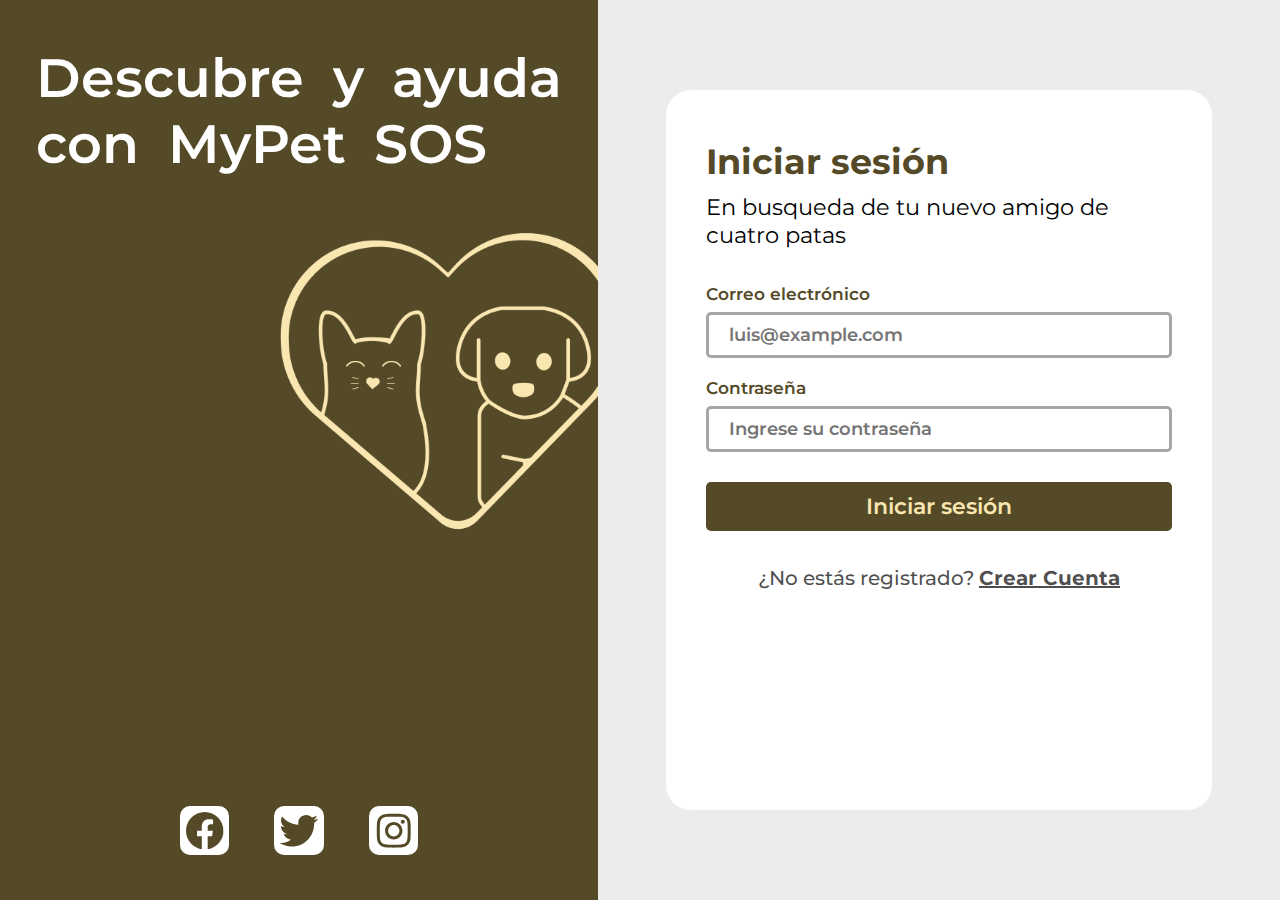
<file: index.html>
<!DOCTYPE html>
<html lang="en">

<head>
    <meta charset="UTF-8">
    <meta http-equiv="X-UA-Compatible" content="IE=edge">
    <meta name="viewport" content="width=device-width, initial-scale=1.0">
    <title>SOS MyPet</title>
    <!-- <link rel="preconnect" href="https://fonts.googleapis.com">
    <link rel="preconnect" href="https://fonts.gstatic.com" crossorigin>
    <link href="https://fonts.googleapis.com/css2?family=Montserrat:ital,wght@0,100;0,200;0,300;0,400;0,500;0,600;0,700;0,800;0,900;1,100;1,200;1,300;1,400;1,500;1,600;1,700;1,800;1,900&display=swap" rel="stylesheet"> -->
    <link rel="stylesheet" href="./src/CSS/base.css">
    <link rel="stylesheet" href="./src/CSS/login.css">
    <link rel="stylesheet" href="./src/CSS/inputs.css">
</head>

<body>
    <div class="container">
        <div class="banner_container">
            <div class="presentation-banner">
                <h1>Descubre y ayuda <br> con MyPet SOS</h1>
                <img src="./src/img/heart-dog.png" alt="Perro y gato con corazon">
            </div>

            <div class="social-container">
                <svg xmlns="http://www.w3.org/2000/svg"
                    viewBox="0 0 512 512"><!--! Font Awesome Free 6.4.0 by @fontawesome - https://fontawesome.com License - https://fontawesome.com/license (Commercial License) Copyright 2023 Fonticons, Inc. -->
                    <path
                        d="M504 256C504 119 393 8 256 8S8 119 8 256c0 123.78 90.69 226.38 209.25 245V327.69h-63V256h63v-54.64c0-62.15 37-96.48 93.67-96.48 27.14 0 55.52 4.84 55.52 4.84v61h-31.28c-30.8 0-40.41 19.12-40.41 38.73V256h68.78l-11 71.69h-57.78V501C413.31 482.38 504 379.78 504 256z" />
                </svg>
                <svg xmlns="http://www.w3.org/2000/svg"
                    viewBox="0 0 512 512"><!--! Font Awesome Free 6.4.0 by @fontawesome - https://fontawesome.com License - https://fontawesome.com/license (Commercial License) Copyright 2023 Fonticons, Inc. -->
                    <path
                        d="M459.37 151.716c.325 4.548.325 9.097.325 13.645 0 138.72-105.583 298.558-298.558 298.558-59.452 0-114.68-17.219-161.137-47.106 8.447.974 16.568 1.299 25.34 1.299 49.055 0 94.213-16.568 130.274-44.832-46.132-.975-84.792-31.188-98.112-72.772 6.498.974 12.995 1.624 19.818 1.624 9.421 0 18.843-1.3 27.614-3.573-48.081-9.747-84.143-51.98-84.143-102.985v-1.299c13.969 7.797 30.214 12.67 47.431 13.319-28.264-18.843-46.781-51.005-46.781-87.391 0-19.492 5.197-37.36 14.294-52.954 51.655 63.675 129.3 105.258 216.365 109.807-1.624-7.797-2.599-15.918-2.599-24.04 0-57.828 46.782-104.934 104.934-104.934 30.213 0 57.502 12.67 76.67 33.137 23.715-4.548 46.456-13.32 66.599-25.34-7.798 24.366-24.366 44.833-46.132 57.827 21.117-2.273 41.584-8.122 60.426-16.243-14.292 20.791-32.161 39.308-52.628 54.253z" />
                </svg>
                <svg xmlns="http://www.w3.org/2000/svg"
                    viewBox="0 0 448 512"><!--! Font Awesome Free 6.4.0 by @fontawesome - https://fontawesome.com License - https://fontawesome.com/license (Commercial License) Copyright 2023 Fonticons, Inc. -->
                    <path
                        d="M224.1 141c-63.6 0-114.9 51.3-114.9 114.9s51.3 114.9 114.9 114.9S339 319.5 339 255.9 287.7 141 224.1 141zm0 189.6c-41.1 0-74.7-33.5-74.7-74.7s33.5-74.7 74.7-74.7 74.7 33.5 74.7 74.7-33.6 74.7-74.7 74.7zm146.4-194.3c0 14.9-12 26.8-26.8 26.8-14.9 0-26.8-12-26.8-26.8s12-26.8 26.8-26.8 26.8 12 26.8 26.8zm76.1 27.2c-1.7-35.9-9.9-67.7-36.2-93.9-26.2-26.2-58-34.4-93.9-36.2-37-2.1-147.9-2.1-184.9 0-35.8 1.7-67.6 9.9-93.9 36.1s-34.4 58-36.2 93.9c-2.1 37-2.1 147.9 0 184.9 1.7 35.9 9.9 67.7 36.2 93.9s58 34.4 93.9 36.2c37 2.1 147.9 2.1 184.9 0 35.9-1.7 67.7-9.9 93.9-36.2 26.2-26.2 34.4-58 36.2-93.9 2.1-37 2.1-147.8 0-184.8zM398.8 388c-7.8 19.6-22.9 34.7-42.6 42.6-29.5 11.7-99.5 9-132.1 9s-102.7 2.6-132.1-9c-19.6-7.8-34.7-22.9-42.6-42.6-11.7-29.5-9-99.5-9-132.1s-2.6-102.7 9-132.1c7.8-19.6 22.9-34.7 42.6-42.6 29.5-11.7 99.5-9 132.1-9s102.7-2.6 132.1 9c19.6 7.8 34.7 22.9 42.6 42.6 11.7 29.5 9 99.5 9 132.1s2.7 102.7-9 132.1z" />
                </svg>
            </div>
        </div>
        <div class="form_container">
            <div class="form">
                <div>
                    <h2>Iniciar sesión</h2>
                    <p>En busqueda de tu nuevo amigo de cuatro patas</p>
                </div>

                <form class="inputs_container" onsubmit="signIn(event)" action="">
                    <div class="input_text">
                        <label for="email">Correo electrónico</label>
                        <input title="correo" autocomplete="no" placeholder="luis@example.com" type="email" name="email"
                            id="email" required>
                    </div>

                    <div class="input_text">
                        <label for="">Contraseña</label>
                        <input autocomplete="no" placeholder="Ingrese su contraseña" type="password" name="password"
                            id="password" required>
                    </div>

                    <div class="submit_container">
                        <input id="btn_submit" class="" type="submit" value="Iniciar sesión">
                    </div>
                </form>

                <p id="createAccount">¿No estás registrado? <a href="./signUp.html">Crear Cuenta</a></p>
            </div>
        </div>
    </div>

    <script src="./src/JS/sweetalert.js"></script>
    <script src="./src/JS/axios.min.js"></script>

    <script>
        const BASE_URL = "http://187.223.180.252:8080/api"
        if(window.localStorage.getItem("usuario")) window.location.href = "/app/lostpets";

        function signIn(e) {
            const submit_container = document.querySelector(".submit_container");
            e.preventDefault();


            e.submitter.disabled = true;
            submit_container.classList.add("loading");

            let data = new FormData();
            let email = document.getElementById("email");
            let pswd = document.getElementById("password");

            data.append("email", email.value);
            data.append("password", pswd.value);

            setTimeout(() => {
                axios({
                    method: "POST",
                    url: `${BASE_URL}/signin`,
                    data: data
                }).then(({ data }) => {
                    console.log(JSON.stringify(data));
                    window.localStorage.setItem("usuario", JSON.stringify(data))

                    Swal.fire({
                        icon: 'success',
                        title: "¡Sesión iniciada!",
                        showConfirmButton: true,
                        timer: 1500
                    }).then(() => {
                        window.location = "/app/lostpets"
                    })

                    submit_container.classList.remove("loading");
                    e.submitter.disabled = false;
                }).catch(({response: res = []}) => {
                    if (res) {
                        let { data } = res;

                        console.log(data);

                        Swal.fire({
                            icon: 'error',
                            title: data.textError,
                            showConfirmButton: true
                        })
                        submit_container.classList.remove("loading");
                        e.submitter.disabled = false;

                        return;
                    }

                    console.log(res);

                    Swal.fire({
                        icon: 'error',
                        title: "Ocurrio un error con el servidor. Verifica tu conexión y que el tamaño de la imagen sea menor a 5mb",
                        showConfirmButton: true
                    })
                    submit_container.classList.remove("loading");
                    e.submitter.disabled = false;

                })

            }, 1500)
        }
    </script>
</body>

</html>
</file>
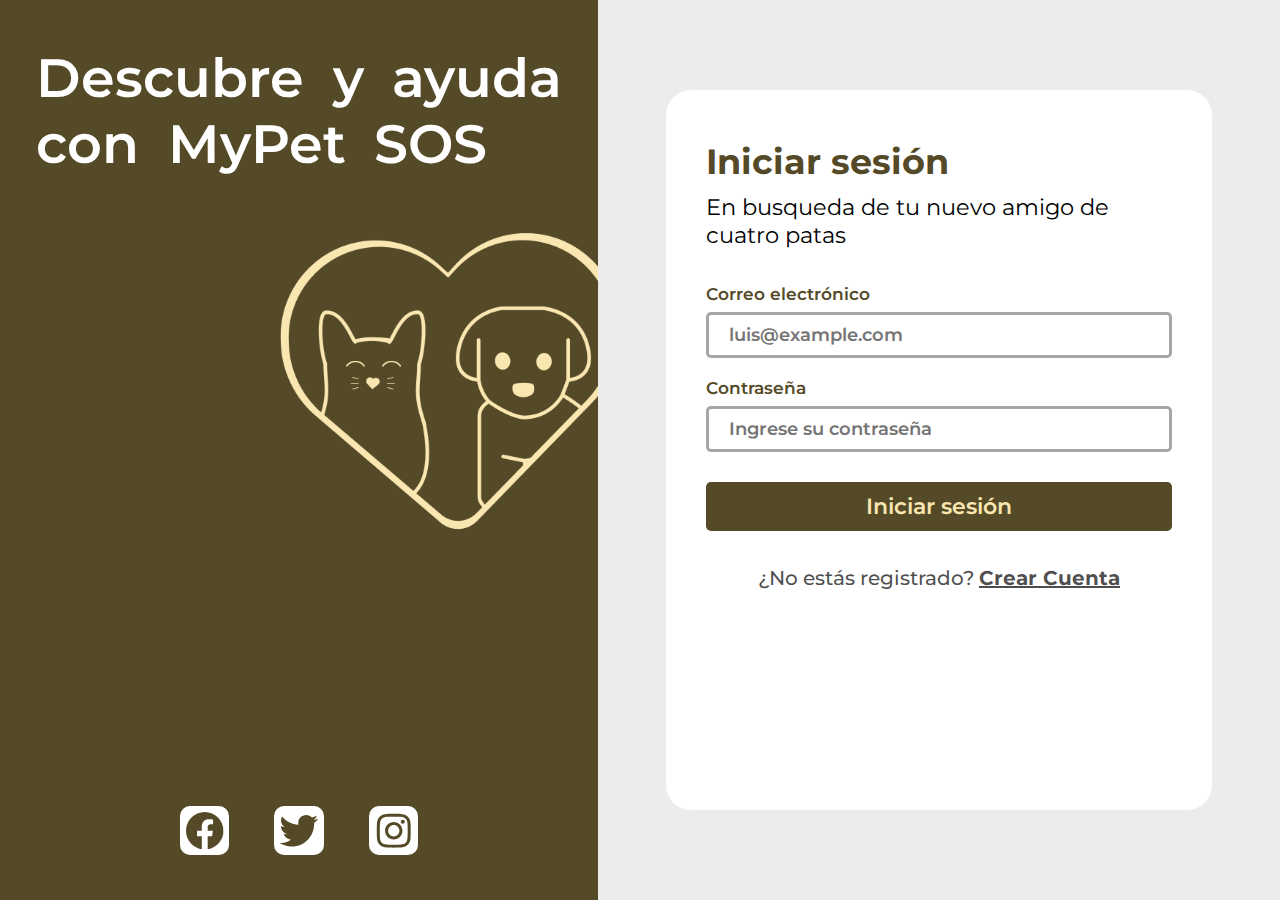
<file: app/statistics/index.html>
<!DOCTYPE html>
<html lang="es">

<head>
    <meta charset="UTF-8">
    <meta http-equiv="X-UA-Compatible" content="IE=edge">
    <meta name="viewport" content="width=device-width, initial-scale=1.0">
    <title>SOS MyPet</title>
    <link rel="stylesheet" href="../../src/CSS/base.css">
    <link rel="apple-touch-icon" sizes="180x180" href="../../src/favicon/apple-touch-icon.png">
    <link rel="icon" type="image/png" sizes="32x32" href="../../src/favicon/favicon-32x32.png">
    <link rel="icon" type="image/png" sizes="16x16" href="../../src/favicon/favicon-16x16.png">
    <link rel="manifest" href="../../src/favicon/site.webmanifest">
    <link rel="mask-icon" href="../../src/favicon/safari-pinned-tab.svg" color="#5bbad5">
    <meta name="msapplication-TileColor" content="#da532c">
    <meta name="theme-color" content="#ffffff">
    <style>
        /* CONTENT */
        .middle_graphics>* {
            width: calc(50% - 1em);
        }

        .graphic {
            display: flex;
            height: 500px;
            justify-content: center;

            padding: 20px;
            border: 2px solid rgba(85, 74, 39, 0.5);
            border-radius: 15px;
        }

        .graphic.petBreed_graphic {
            width: min-content;
        }

        .graphic.adoption_graphic {
            flex: 1;
        }

        .middle_graphics {
            gap: 1em;
            display: flex;
            justify-content: space-between;
        }

        .counter_container {
            width: 100%;
            /* background-color: red; */
            justify-content: space-between;
            display: flex;

            margin-bottom: 20px;
            gap: 20px;
        }

        .counter_container>* {
            width: 50%;
            /* background-color: blue; */
            display: flex;
            justify-content: center;
            align-items: center;
            padding: 10px;
            flex-direction: column;

        }

        .counter_container>* p {
            font-size: 2em;
            font-weight: bold;
        }

        .counter_container p:last-child {
            width: 100%;
            text-align: center;
            padding: 5px;
            border-radius: 100px;
            background-color: rgba(85, 74, 39, 1);
            color: white;
        }
    </style>
</head>

<body>
    <div id="app">

        <mypetsos-wrapper title="Estadísticas" route="statistics">
            <div class="counter_container">
                <div class="pet_adoption">
                    <p>Número de animales en el albergue</p>
                    <p id="albergue">5</p>
                </div>
    
                <div class="pet_noAdoption">
                    <p>Animales disponible para adopcion</p>
                    <p id="adopcion">10</p>
                </div>
            </div>
            <div class="graphic vaccine_graphic">
                <canvas id="vaccines"></canvas>
            </div>
            <div class="middle_graphics" style="display: flex;">
                <div class="graphic petBreed_graphic">
                    <canvas id="petBreed"></canvas>
                </div>
                <div class="graphic adoption_graphic">
                    <canvas id="adoption"></canvas>
                </div>
            </div>
        </mypetsos-wrapper>
    </div>

    <script src="../../src/JS/axios.min.js"></script>
    <script src="../../src/JS/chart.js"></script>
    <script src="../../src/JS/Vue.js"></script>
    <script src="../../src/JS/sweetalert.js"></script>
    <script type="module" src="../../Template/wrapper.js"></script>
    <script>
        const { createApp } = Vue

        createApp({
            data() {
                return {
                    datos: JSON.parse(window.localStorage.getItem('usuario')),
                    petAdoption: 0,
                    pet_noAdoption: 0,
                    PetForAdoption: 0,
                }
            },
            methods: {
                async getPetForAdoption() {
                    return await axios({
                        method: "GET",
                        url: "/PetForAdoption"
                    })

                },

                getCounterInfo() {
                    document.getElementById("albergue").innerHTML = this.pet_noAdoption;
                    document.getElementById("adopcion").innerHTML = this.petAdoption;
                },

                getGraphicAdoptions(data) {
                    const ctx = document.getElementById('adoption');

                    new Chart(ctx, {
                        type: 'line',
                        data: {
                            labels: ["Enero", "Febrero", "Marzo", "Abril", "Mayo", "Junio", "Julio", "Agosto", "Septiembre", "Octubre",
                                "Noviembre", "Diciembre"],
                            datasets: [{
                                label: 'Cantidad de animales que fueron adoptados en cada mes del año',
                                data: data,
                                borderWidth: 1
                            }]
                        },
                        options: {
                            scales: {
                                y: {
                                    beginAtZero: true
                                }
                            }
                        }
                    });
                },

                petBreedGraphics(labels, data) {
                    const ctx = document.getElementById('petBreed');

                    new Chart(ctx, {
                        type: 'doughnut',
                        data: {
                            labels: labels,
                            datasets: [{
                                label: 'Cantidad de animales que fueron adoptados en cada mes del año',
                                data: data,
                                borderWidth: 1
                            }]
                        },
                        options: {
                            scales: {
                                y: {
                                    beginAtZero: true
                                }
                            }
                        }
                    });
                },

                async getVaccines() {
                    this.PetForAdoption = await this.getPetForAdoption();

                    // Cuenta la cantidad de regisros 
                    this.petAdoption = this.PetForAdoption.data.filter(e => e.vaccines.length).length;
                    this.pet_noAdoption = this.PetForAdoption.data.length;
                    this.getCounterInfo();

                    // Registrso de meses
                    let dates = [];
                    let datesData = [0, 0, 0, 0, 0, 0, 0, 0, 0, 0, 0, 0];
                    const today = new Date();

                    this.PetForAdoption.data.map(e => dates.push(new Date(e.dateRegister)))
                    dates = dates.filter(e => e.getFullYear() == today.getFullYear()).map(e => datesData[e.getMonth()] += 1);
                    this.getGraphicAdoptions(datesData);

                    // Razas de animales en el albergue.
                    let petBreed = {};
                    this.PetForAdoption.data.map(e => {
                        if (petBreed[e.petBreed.name]) {
                            petBreed[e.petBreed.name] += 1;
                        } else {
                            petBreed[e.petBreed.name] = 1;
                        }
                    })
                    this.petBreedGraphics(Object.keys(petBreed), Object.values(petBreed));

                    // Vacunas mas aplicadas
                    let labels = [];
                    let data = [];
                    let vaccines = {};
                    const ctx = document.getElementById('vaccines');
                    // console.log(PetForAdoption);
                    this.PetForAdoption.data.map(e => e.vaccines.map(vaccine => {
                        if (vaccines[vaccine.nombre]) {
                            vaccines[vaccine.nombre] += 1;
                        } else {
                            vaccines[vaccine.nombre] = 1
                        }
                    }));

                    labels = Object.keys(vaccines);
                    data = Object.values(vaccines);

                    new Chart(ctx, {
                        type: 'bar',
                        data: {
                            labels: labels,
                            datasets: [{
                                label: 'Vacuna mas usadas',
                                data: data,
                                borderWidth: 1,
                                backgroundColor: [
                                    'rgba(255, 99, 132, 0.2)',
                                    'rgba(255, 159, 64, 0.2)',
                                    'rgba(255, 205, 86, 0.2)',
                                    'rgba(75, 192, 192, 0.2)',
                                    'rgba(54, 162, 235, 0.2)',
                                    'rgba(153, 102, 255, 0.2)',
                                    'rgba(201, 203, 207, 0.2)'
                                ],
                            }]
                        },
                        options: {
                            scales: {
                                y: {
                                    beginAtZero: true
                                }
                            }
                        }
                    });
                },
            },
            async mounted() {
                axios.defaults.baseURL = "http://187.223.180.252:8080/api";
                axios.defaults.headers.common["Authorization"] = this.datos.token;

                let wrapper = document.querySelector("mypetsos-wrapper");
                await this.getVaccines();

                wrapper.loading = false;
            }
        }).mount('#app')




    </script>
</body>

</html>
</file>
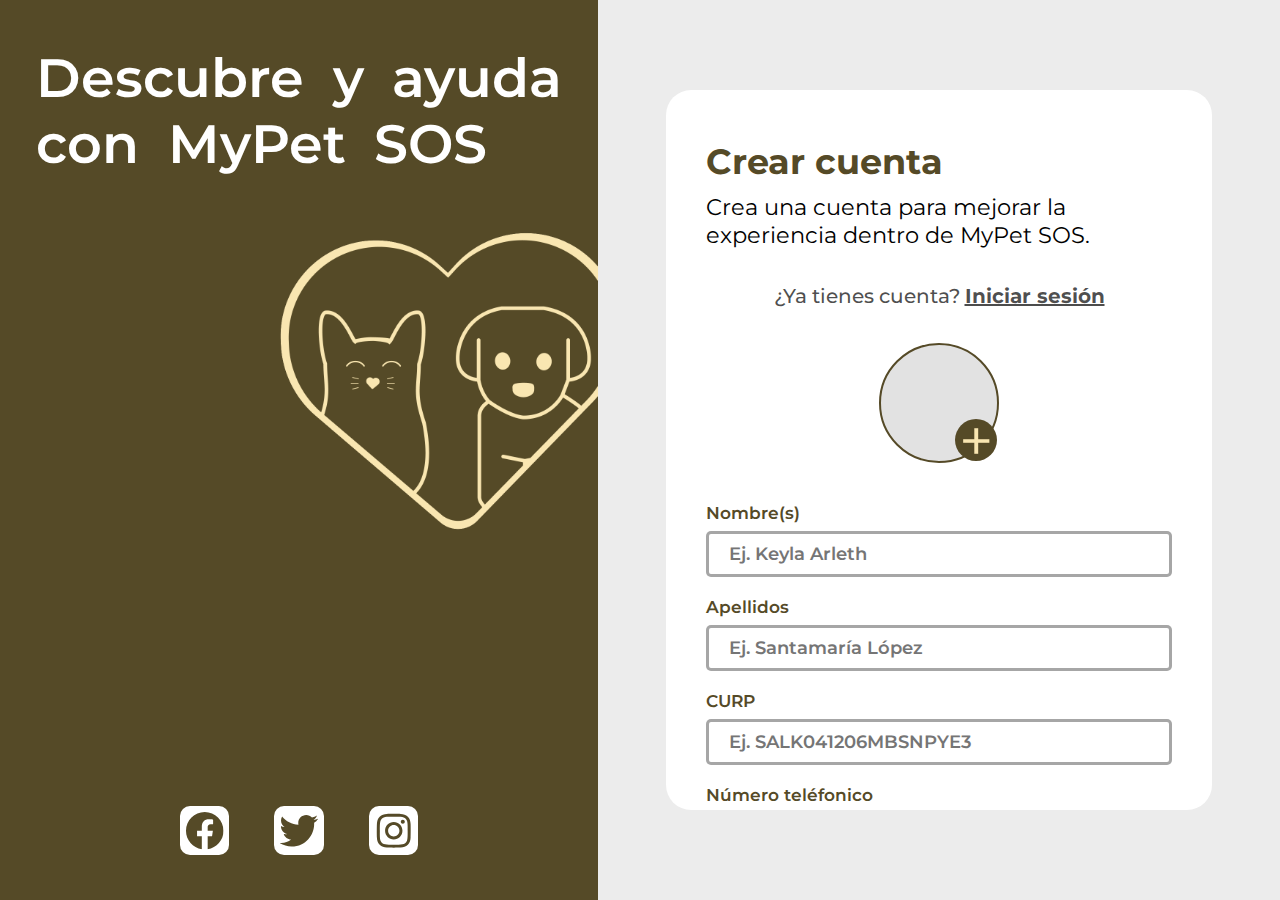
<file: signUp.html>
<!DOCTYPE html>
<html lang="en">

<head>
    <meta charset="UTF-8">
    <meta http-equiv="X-UA-Compatible" content="IE=edge">
    <meta name="viewport" content="width=device-width, initial-scale=1.0">
    <title>SOS MyPet</title>
    <!-- <link rel="preconnect" href="https://fonts.googleapis.com">
    <link rel="preconnect" href="https://fonts.gstatic.com" crossorigin>
    <link href="https://fonts.googleapis.com/css2?family=Montserrat:ital,wght@0,100;0,200;0,300;0,400;0,500;0,600;0,700;0,800;0,900;1,100;1,200;1,300;1,400;1,500;1,600;1,700;1,800;1,900&display=swap" rel="stylesheet"> -->
    <link rel="stylesheet" href="./src/CSS/base.css">
    <link rel="stylesheet" href="./src/CSS/login.css">
    <link rel="stylesheet" href="./src/CSS/inputs.css">
</head>

<body>
    <div class="container">
        <div class="banner_container">
            <div class="presentation-banner">
                <h1>Descubre y ayuda <br> con MyPet SOS</h1>
                <img src="./src/img/heart-dog.png" alt="Perro y gato con corazon">
            </div>

            <div class="social-container">
                <svg xmlns="http://www.w3.org/2000/svg"
                    viewBox="0 0 512 512"><!--! Font Awesome Free 6.4.0 by @fontawesome - https://fontawesome.com License - https://fontawesome.com/license (Commercial License) Copyright 2023 Fonticons, Inc. -->
                    <path
                        d="M504 256C504 119 393 8 256 8S8 119 8 256c0 123.78 90.69 226.38 209.25 245V327.69h-63V256h63v-54.64c0-62.15 37-96.48 93.67-96.48 27.14 0 55.52 4.84 55.52 4.84v61h-31.28c-30.8 0-40.41 19.12-40.41 38.73V256h68.78l-11 71.69h-57.78V501C413.31 482.38 504 379.78 504 256z" />
                </svg>
                <svg xmlns="http://www.w3.org/2000/svg"
                    viewBox="0 0 512 512"><!--! Font Awesome Free 6.4.0 by @fontawesome - https://fontawesome.com License - https://fontawesome.com/license (Commercial License) Copyright 2023 Fonticons, Inc. -->
                    <path
                        d="M459.37 151.716c.325 4.548.325 9.097.325 13.645 0 138.72-105.583 298.558-298.558 298.558-59.452 0-114.68-17.219-161.137-47.106 8.447.974 16.568 1.299 25.34 1.299 49.055 0 94.213-16.568 130.274-44.832-46.132-.975-84.792-31.188-98.112-72.772 6.498.974 12.995 1.624 19.818 1.624 9.421 0 18.843-1.3 27.614-3.573-48.081-9.747-84.143-51.98-84.143-102.985v-1.299c13.969 7.797 30.214 12.67 47.431 13.319-28.264-18.843-46.781-51.005-46.781-87.391 0-19.492 5.197-37.36 14.294-52.954 51.655 63.675 129.3 105.258 216.365 109.807-1.624-7.797-2.599-15.918-2.599-24.04 0-57.828 46.782-104.934 104.934-104.934 30.213 0 57.502 12.67 76.67 33.137 23.715-4.548 46.456-13.32 66.599-25.34-7.798 24.366-24.366 44.833-46.132 57.827 21.117-2.273 41.584-8.122 60.426-16.243-14.292 20.791-32.161 39.308-52.628 54.253z" />
                </svg>
                <svg xmlns="http://www.w3.org/2000/svg"
                    viewBox="0 0 448 512"><!--! Font Awesome Free 6.4.0 by @fontawesome - https://fontawesome.com License - https://fontawesome.com/license (Commercial License) Copyright 2023 Fonticons, Inc. -->
                    <path
                        d="M224.1 141c-63.6 0-114.9 51.3-114.9 114.9s51.3 114.9 114.9 114.9S339 319.5 339 255.9 287.7 141 224.1 141zm0 189.6c-41.1 0-74.7-33.5-74.7-74.7s33.5-74.7 74.7-74.7 74.7 33.5 74.7 74.7-33.6 74.7-74.7 74.7zm146.4-194.3c0 14.9-12 26.8-26.8 26.8-14.9 0-26.8-12-26.8-26.8s12-26.8 26.8-26.8 26.8 12 26.8 26.8zm76.1 27.2c-1.7-35.9-9.9-67.7-36.2-93.9-26.2-26.2-58-34.4-93.9-36.2-37-2.1-147.9-2.1-184.9 0-35.8 1.7-67.6 9.9-93.9 36.1s-34.4 58-36.2 93.9c-2.1 37-2.1 147.9 0 184.9 1.7 35.9 9.9 67.7 36.2 93.9s58 34.4 93.9 36.2c37 2.1 147.9 2.1 184.9 0 35.9-1.7 67.7-9.9 93.9-36.2 26.2-26.2 34.4-58 36.2-93.9 2.1-37 2.1-147.8 0-184.8zM398.8 388c-7.8 19.6-22.9 34.7-42.6 42.6-29.5 11.7-99.5 9-132.1 9s-102.7 2.6-132.1-9c-19.6-7.8-34.7-22.9-42.6-42.6-11.7-29.5-9-99.5-9-132.1s-2.6-102.7 9-132.1c7.8-19.6 22.9-34.7 42.6-42.6 29.5-11.7 99.5-9 132.1-9s102.7-2.6 132.1 9c19.6 7.8 34.7 22.9 42.6 42.6 11.7 29.5 9 99.5 9 132.1s2.7 102.7-9 132.1z" />
                </svg>
            </div>
        </div>
        <div class="form_container">
            <div class="form">
                <div>
                    <h2>Crear cuenta</h2>
                    <p>Crea una cuenta para mejorar la experiencia dentro de MyPet SOS.</p>
                </div>

                <p id="createAccount">¿Ya tienes cuenta? <a href="./">Iniciar sesión</a></p>

                <form class="inputs_container" onsubmit="signIn(event)" action="">
                    <div class="profile_photo_container">
                        <label class="profile_photo" for="file">
                            <input onchange="onChangeImage(event)" accept="image/*"  id="file" name="file" type="file">
                        </label>
                    </div>
                    <div class="input_text">
                        <label for="name">Nombre(s)</label>
                        <input title="name" autocomplete="no" placeholder="Ej. Keyla Arleth" type="text" name="name"
                            id="name" required>
                    </div>

                    <div class="input_text">
                        <label for="surname">Apellidos</label>
                        <input title="surname" autocomplete="no" placeholder="Ej. Santamaría López" type="text" name="surname"
                            id="surname" required>
                    </div>

                    <div class="input_text">
                        <label for="curp">CURP</label>
                        <input title="curp" pattern="^[A-Z]{1}[AEIOU]{1}[A-Z]{2}[0-9]{2}(0[1-9]|1[0-2])(0[1-9]|1[0-9]|2[0-9]|3[0-1])[HM]{1}(AS|BC|BS|CC|CS|CH|CL|CM|DF|DG|GT|GR|HG|JC|MC|MN|MS|NT|NL|OC|PL|QT|QR|SP|SL|SR|TC|TS|TL|VZ|YN|ZS|NE)[B-DF-HJ-NP-TV-Z]{3}[0-9A-Z]{1}[0-9]{1}$" autocomplete="no" placeholder="Ej. SALK041206MBSNPYE3" type="text" name="curp"
                            id="curp" required>
                    </div>

                    <div class="input_text">
                        <label for="phone">Número teléfonico</label>
                        <input title="phone" autocomplete="no" placeholder="Ej. 6121231212" type="text" name="phone"
                            id="phone" required>
                    </div>

                    <div class="input_text">
                        <label for="email">Correo electrónico</label>
                        <input title="correo" autocomplete="no" placeholder="Ej. luis@example.com" type="email" name="email"
                            id="email" required>
                    </div>

                    <div class="input_text">
                        <label for="">Contraseña</label>
                        <input autocomplete="no" placeholder="Ingrese su contraseña" type="password" name="password"
                            id="password" required>
                    </div>

                    <div class="submit_container">
                        <input id="btn_submit" class="" type="submit" value="Crear cuenta">
                    </div>
                </form>

            </div>
        </div>
    </div>

    <script src="./src/JS/sweetalert.js"></script>
    <script src="src/JS/axios.min.js"></script>

    <script>
        const BASE_URL = "http://187.223.180.252:8080/api"

        function signIn(e) {
            const submit_container = document.querySelector(".submit_container");
            e.preventDefault();


            e.submitter.disabled = true;
            submit_container.classList.add("loading");

            let data = new FormData();

            let image = document.getElementById("file");
            let name = document.getElementById("name");
            let surname = document.getElementById("surname");
            let curp = document.getElementById("curp");
            let phone = document.getElementById("phone");
            let email = document.getElementById("email");
            let pswd = document.getElementById("password");

            data.append("image", image.files[0]);
            data.append("name", name.value);
            data.append("surname", surname.value);
            data.append("curp", curp.value);
            data.append("phone", phone.value)
            data.append("email", email.value);
            data.append("password", pswd.value);

            setTimeout(() => {
                axios({
                    method: "POST",
                    url: `${BASE_URL}/signup`,
                    data: data
                }).then(({data}) => {
                    console.log(JSON.stringify(data));
                    window.localStorage.setItem("usuario",JSON.stringify(data))

                    Swal.fire({
                        icon: 'success',
                        title: "¡Cuenta registrada!",
                        showConfirmButton: true,
                        timer: 1500
                    }).then(() => {
                        window.location = "/app/statistics"
                    })
    
                    submit_container.classList.remove("loading");
                    e.submitter.disabled = false;
                }).catch(({ response: res = null }) => {
                    if (res) {
                        let { data } = res;

                        console.log(data);

                        Swal.fire({
                            icon: 'error',
                            title: data.textError,
                            showConfirmButton: true
                        })
                        submit_container.classList.remove("loading");
                        e.submitter.disabled = false;

                        return;
                    }

                    Swal.fire({
                        icon: 'error',
                        title: "Ocurrio un error con el servidor. Verifica tu conexión y que el tamaño de la imagen sea menor a 5mb",
                        showConfirmButton: true
                    })
                    submit_container.classList.remove("loading");
                    e.submitter.disabled = false;                    
                })

            }, 1500)
        }

        function onChangeImage(evt) {
            const [file] = evt.target.files;

            if(file) {
                let label = document.querySelector(".profile_photo");
                label.style.backgroundImage = `url(${URL.createObjectURL(file)})`;
            }
        }
    </script>
</body>

</html>
</file>
<file: src/CSS/base.css>
:root {
    /* font-size: 10px; */
    font-family: "Montserrat", system-ui, -apple-system, BlinkMacSystemFont, 'Segoe UI', Roboto, Oxygen, Ubuntu, Cantarell, 'Open Sans', 'Helvetica Neue', sans-serif;

    --primary-color: #554A27;
    --secondary-color: #F9E6B1;
}
* {
    box-sizing: border-box;
    padding: 0;
    margin: 0;
}

.swal2-container {
  /* font-size: 16px;} */
}

.container {
  font-size: 9px;
}

/* cyrillic-ext */
@font-face {
    font-family: 'Montserrat';
    font-style: italic;
    font-weight: 100;
    font-display: swap;
    src: url(./fonts/JTUQjIg1_i6t8kCHKm459WxRxC7mw9c.woff2) format('woff2');
    unicode-range: U+0460-052F, U+1C80-1C88, U+20B4, U+2DE0-2DFF, U+A640-A69F, U+FE2E-FE2F;
  }
  /* cyrillic */
  @font-face {
    font-family: 'Montserrat';
    font-style: italic;
    font-weight: 100;
    font-display: swap;
    src: url(./fonts/JTUQjIg1_i6t8kCHKm459WxRzS7mw9c.woff2) format('woff2');
    unicode-range: U+0301, U+0400-045F, U+0490-0491, U+04B0-04B1, U+2116;
  }
  /* vietnamese */
  @font-face {
    font-family: 'Montserrat';
    font-style: italic;
    font-weight: 100;
    font-display: swap;
    src: url(./fonts/JTUQjIg1_i6t8kCHKm459WxRxi7mw9c.woff2) format('woff2');
    unicode-range: U+0102-0103, U+0110-0111, U+0128-0129, U+0168-0169, U+01A0-01A1, U+01AF-01B0, U+0300-0301, U+0303-0304, U+0308-0309, U+0323, U+0329, U+1EA0-1EF9, U+20AB;
  }
  /* latin-ext */
  @font-face {
    font-family: 'Montserrat';
    font-style: italic;
    font-weight: 100;
    font-display: swap;
    src: url(./fonts/JTUQjIg1_i6t8kCHKm459WxRxy7mw9c.woff2) format('woff2');
    unicode-range: U+0100-02AF, U+0304, U+0308, U+0329, U+1E00-1E9F, U+1EF2-1EFF, U+2020, U+20A0-20AB, U+20AD-20CF, U+2113, U+2C60-2C7F, U+A720-A7FF;
  }
  /* latin */
  @font-face {
    font-family: 'Montserrat';
    font-style: italic;
    font-weight: 100;
    font-display: swap;
    src: url(./fonts/JTUQjIg1_i6t8kCHKm459WxRyS7m.woff2) format('woff2');
    unicode-range: U+0000-00FF, U+0131, U+0152-0153, U+02BB-02BC, U+02C6, U+02DA, U+02DC, U+0304, U+0308, U+0329, U+2000-206F, U+2074, U+20AC, U+2122, U+2191, U+2193, U+2212, U+2215, U+FEFF, U+FFFD;
  }
  /* cyrillic-ext */
  @font-face {
    font-family: 'Montserrat';
    font-style: italic;
    font-weight: 200;
    font-display: swap;
    src: url(./fonts/JTUQjIg1_i6t8kCHKm459WxRxC7mw9c.woff2) format('woff2');
    unicode-range: U+0460-052F, U+1C80-1C88, U+20B4, U+2DE0-2DFF, U+A640-A69F, U+FE2E-FE2F;
  }
  /* cyrillic */
  @font-face {
    font-family: 'Montserrat';
    font-style: italic;
    font-weight: 200;
    font-display: swap;
    src: url(./fonts/JTUQjIg1_i6t8kCHKm459WxRzS7mw9c.woff2) format('woff2');
    unicode-range: U+0301, U+0400-045F, U+0490-0491, U+04B0-04B1, U+2116;
  }
  /* vietnamese */
  @font-face {
    font-family: 'Montserrat';
    font-style: italic;
    font-weight: 200;
    font-display: swap;
    src: url(./fonts/JTUQjIg1_i6t8kCHKm459WxRxi7mw9c.woff2) format('woff2');
    unicode-range: U+0102-0103, U+0110-0111, U+0128-0129, U+0168-0169, U+01A0-01A1, U+01AF-01B0, U+0300-0301, U+0303-0304, U+0308-0309, U+0323, U+0329, U+1EA0-1EF9, U+20AB;
  }
  /* latin-ext */
  @font-face {
    font-family: 'Montserrat';
    font-style: italic;
    font-weight: 200;
    font-display: swap;
    src: url(./fonts/JTUQjIg1_i6t8kCHKm459WxRxy7mw9c.woff2) format('woff2');
    unicode-range: U+0100-02AF, U+0304, U+0308, U+0329, U+1E00-1E9F, U+1EF2-1EFF, U+2020, U+20A0-20AB, U+20AD-20CF, U+2113, U+2C60-2C7F, U+A720-A7FF;
  }
  /* latin */
  @font-face {
    font-family: 'Montserrat';
    font-style: italic;
    font-weight: 200;
    font-display: swap;
    src: url(./fonts/JTUQjIg1_i6t8kCHKm459WxRyS7m.woff2) format('woff2');
    unicode-range: U+0000-00FF, U+0131, U+0152-0153, U+02BB-02BC, U+02C6, U+02DA, U+02DC, U+0304, U+0308, U+0329, U+2000-206F, U+2074, U+20AC, U+2122, U+2191, U+2193, U+2212, U+2215, U+FEFF, U+FFFD;
  }
  /* cyrillic-ext */
  @font-face {
    font-family: 'Montserrat';
    font-style: italic;
    font-weight: 300;
    font-display: swap;
    src: url(./fonts/JTUQjIg1_i6t8kCHKm459WxRxC7mw9c.woff2) format('woff2');
    unicode-range: U+0460-052F, U+1C80-1C88, U+20B4, U+2DE0-2DFF, U+A640-A69F, U+FE2E-FE2F;
  }
  /* cyrillic */
  @font-face {
    font-family: 'Montserrat';
    font-style: italic;
    font-weight: 300;
    font-display: swap;
    src: url(./fonts/JTUQjIg1_i6t8kCHKm459WxRzS7mw9c.woff2) format('woff2');
    unicode-range: U+0301, U+0400-045F, U+0490-0491, U+04B0-04B1, U+2116;
  }
  /* vietnamese */
  @font-face {
    font-family: 'Montserrat';
    font-style: italic;
    font-weight: 300;
    font-display: swap;
    src: url(./fonts/JTUQjIg1_i6t8kCHKm459WxRxi7mw9c.woff2) format('woff2');
    unicode-range: U+0102-0103, U+0110-0111, U+0128-0129, U+0168-0169, U+01A0-01A1, U+01AF-01B0, U+0300-0301, U+0303-0304, U+0308-0309, U+0323, U+0329, U+1EA0-1EF9, U+20AB;
  }
  /* latin-ext */
  @font-face {
    font-family: 'Montserrat';
    font-style: italic;
    font-weight: 300;
    font-display: swap;
    src: url(./fonts/JTUQjIg1_i6t8kCHKm459WxRxy7mw9c.woff2) format('woff2');
    unicode-range: U+0100-02AF, U+0304, U+0308, U+0329, U+1E00-1E9F, U+1EF2-1EFF, U+2020, U+20A0-20AB, U+20AD-20CF, U+2113, U+2C60-2C7F, U+A720-A7FF;
  }
  /* latin */
  @font-face {
    font-family: 'Montserrat';
    font-style: italic;
    font-weight: 300;
    font-display: swap;
    src: url(./fonts/JTUQjIg1_i6t8kCHKm459WxRyS7m.woff2) format('woff2');
    unicode-range: U+0000-00FF, U+0131, U+0152-0153, U+02BB-02BC, U+02C6, U+02DA, U+02DC, U+0304, U+0308, U+0329, U+2000-206F, U+2074, U+20AC, U+2122, U+2191, U+2193, U+2212, U+2215, U+FEFF, U+FFFD;
  }
  /* cyrillic-ext */
  @font-face {
    font-family: 'Montserrat';
    font-style: italic;
    font-weight: 400;
    font-display: swap;
    src: url(./fonts/JTUQjIg1_i6t8kCHKm459WxRxC7mw9c.woff2) format('woff2');
    unicode-range: U+0460-052F, U+1C80-1C88, U+20B4, U+2DE0-2DFF, U+A640-A69F, U+FE2E-FE2F;
  }
  /* cyrillic */
  @font-face {
    font-family: 'Montserrat';
    font-style: italic;
    font-weight: 400;
    font-display: swap;
    src: url(./fonts/JTUQjIg1_i6t8kCHKm459WxRzS7mw9c.woff2) format('woff2');
    unicode-range: U+0301, U+0400-045F, U+0490-0491, U+04B0-04B1, U+2116;
  }
  /* vietnamese */
  @font-face {
    font-family: 'Montserrat';
    font-style: italic;
    font-weight: 400;
    font-display: swap;
    src: url(./fonts/JTUQjIg1_i6t8kCHKm459WxRxi7mw9c.woff2) format('woff2');
    unicode-range: U+0102-0103, U+0110-0111, U+0128-0129, U+0168-0169, U+01A0-01A1, U+01AF-01B0, U+0300-0301, U+0303-0304, U+0308-0309, U+0323, U+0329, U+1EA0-1EF9, U+20AB;
  }
  /* latin-ext */
  @font-face {
    font-family: 'Montserrat';
    font-style: italic;
    font-weight: 400;
    font-display: swap;
    src: url(./fonts/JTUQjIg1_i6t8kCHKm459WxRxy7mw9c.woff2) format('woff2');
    unicode-range: U+0100-02AF, U+0304, U+0308, U+0329, U+1E00-1E9F, U+1EF2-1EFF, U+2020, U+20A0-20AB, U+20AD-20CF, U+2113, U+2C60-2C7F, U+A720-A7FF;
  }
  /* latin */
  @font-face {
    font-family: 'Montserrat';
    font-style: italic;
    font-weight: 400;
    font-display: swap;
    src: url(./fonts/JTUQjIg1_i6t8kCHKm459WxRyS7m.woff2) format('woff2');
    unicode-range: U+0000-00FF, U+0131, U+0152-0153, U+02BB-02BC, U+02C6, U+02DA, U+02DC, U+0304, U+0308, U+0329, U+2000-206F, U+2074, U+20AC, U+2122, U+2191, U+2193, U+2212, U+2215, U+FEFF, U+FFFD;
  }
  /* cyrillic-ext */
  @font-face {
    font-family: 'Montserrat';
    font-style: italic;
    font-weight: 500;
    font-display: swap;
    src: url(./fonts/JTUQjIg1_i6t8kCHKm459WxRxC7mw9c.woff2) format('woff2');
    unicode-range: U+0460-052F, U+1C80-1C88, U+20B4, U+2DE0-2DFF, U+A640-A69F, U+FE2E-FE2F;
  }
  /* cyrillic */
  @font-face {
    font-family: 'Montserrat';
    font-style: italic;
    font-weight: 500;
    font-display: swap;
    src: url(./fonts/JTUQjIg1_i6t8kCHKm459WxRzS7mw9c.woff2) format('woff2');
    unicode-range: U+0301, U+0400-045F, U+0490-0491, U+04B0-04B1, U+2116;
  }
  /* vietnamese */
  @font-face {
    font-family: 'Montserrat';
    font-style: italic;
    font-weight: 500;
    font-display: swap;
    src: url(./fonts/JTUQjIg1_i6t8kCHKm459WxRxi7mw9c.woff2) format('woff2');
    unicode-range: U+0102-0103, U+0110-0111, U+0128-0129, U+0168-0169, U+01A0-01A1, U+01AF-01B0, U+0300-0301, U+0303-0304, U+0308-0309, U+0323, U+0329, U+1EA0-1EF9, U+20AB;
  }
  /* latin-ext */
  @font-face {
    font-family: 'Montserrat';
    font-style: italic;
    font-weight: 500;
    font-display: swap;
    src: url(./fonts/JTUQjIg1_i6t8kCHKm459WxRxy7mw9c.woff2) format('woff2');
    unicode-range: U+0100-02AF, U+0304, U+0308, U+0329, U+1E00-1E9F, U+1EF2-1EFF, U+2020, U+20A0-20AB, U+20AD-20CF, U+2113, U+2C60-2C7F, U+A720-A7FF;
  }
  /* latin */
  @font-face {
    font-family: 'Montserrat';
    font-style: italic;
    font-weight: 500;
    font-display: swap;
    src: url(./fonts/JTUQjIg1_i6t8kCHKm459WxRyS7m.woff2) format('woff2');
    unicode-range: U+0000-00FF, U+0131, U+0152-0153, U+02BB-02BC, U+02C6, U+02DA, U+02DC, U+0304, U+0308, U+0329, U+2000-206F, U+2074, U+20AC, U+2122, U+2191, U+2193, U+2212, U+2215, U+FEFF, U+FFFD;
  }
  /* cyrillic-ext */
  @font-face {
    font-family: 'Montserrat';
    font-style: italic;
    font-weight: 600;
    font-display: swap;
    src: url(./fonts/JTUQjIg1_i6t8kCHKm459WxRxC7mw9c.woff2) format('woff2');
    unicode-range: U+0460-052F, U+1C80-1C88, U+20B4, U+2DE0-2DFF, U+A640-A69F, U+FE2E-FE2F;
  }
  /* cyrillic */
  @font-face {
    font-family: 'Montserrat';
    font-style: italic;
    font-weight: 600;
    font-display: swap;
    src: url(./fonts/JTUQjIg1_i6t8kCHKm459WxRzS7mw9c.woff2) format('woff2');
    unicode-range: U+0301, U+0400-045F, U+0490-0491, U+04B0-04B1, U+2116;
  }
  /* vietnamese */
  @font-face {
    font-family: 'Montserrat';
    font-style: italic;
    font-weight: 600;
    font-display: swap;
    src: url(./fonts/JTUQjIg1_i6t8kCHKm459WxRxi7mw9c.woff2) format('woff2');
    unicode-range: U+0102-0103, U+0110-0111, U+0128-0129, U+0168-0169, U+01A0-01A1, U+01AF-01B0, U+0300-0301, U+0303-0304, U+0308-0309, U+0323, U+0329, U+1EA0-1EF9, U+20AB;
  }
  /* latin-ext */
  @font-face {
    font-family: 'Montserrat';
    font-style: italic;
    font-weight: 600;
    font-display: swap;
    src: url(./fonts/JTUQjIg1_i6t8kCHKm459WxRxy7mw9c.woff2) format('woff2');
    unicode-range: U+0100-02AF, U+0304, U+0308, U+0329, U+1E00-1E9F, U+1EF2-1EFF, U+2020, U+20A0-20AB, U+20AD-20CF, U+2113, U+2C60-2C7F, U+A720-A7FF;
  }
  /* latin */
  @font-face {
    font-family: 'Montserrat';
    font-style: italic;
    font-weight: 600;
    font-display: swap;
    src: url(./fonts/JTUQjIg1_i6t8kCHKm459WxRyS7m.woff2) format('woff2');
    unicode-range: U+0000-00FF, U+0131, U+0152-0153, U+02BB-02BC, U+02C6, U+02DA, U+02DC, U+0304, U+0308, U+0329, U+2000-206F, U+2074, U+20AC, U+2122, U+2191, U+2193, U+2212, U+2215, U+FEFF, U+FFFD;
  }
  /* cyrillic-ext */
  @font-face {
    font-family: 'Montserrat';
    font-style: italic;
    font-weight: 700;
    font-display: swap;
    src: url(./fonts/JTUQjIg1_i6t8kCHKm459WxRxC7mw9c.woff2) format('woff2');
    unicode-range: U+0460-052F, U+1C80-1C88, U+20B4, U+2DE0-2DFF, U+A640-A69F, U+FE2E-FE2F;
  }
  /* cyrillic */
  @font-face {
    font-family: 'Montserrat';
    font-style: italic;
    font-weight: 700;
    font-display: swap;
    src: url(./fonts/JTUQjIg1_i6t8kCHKm459WxRzS7mw9c.woff2) format('woff2');
    unicode-range: U+0301, U+0400-045F, U+0490-0491, U+04B0-04B1, U+2116;
  }
  /* vietnamese */
  @font-face {
    font-family: 'Montserrat';
    font-style: italic;
    font-weight: 700;
    font-display: swap;
    src: url(./fonts/JTUQjIg1_i6t8kCHKm459WxRxi7mw9c.woff2) format('woff2');
    unicode-range: U+0102-0103, U+0110-0111, U+0128-0129, U+0168-0169, U+01A0-01A1, U+01AF-01B0, U+0300-0301, U+0303-0304, U+0308-0309, U+0323, U+0329, U+1EA0-1EF9, U+20AB;
  }
  /* latin-ext */
  @font-face {
    font-family: 'Montserrat';
    font-style: italic;
    font-weight: 700;
    font-display: swap;
    src: url(./fonts/JTUQjIg1_i6t8kCHKm459WxRxy7mw9c.woff2) format('woff2');
    unicode-range: U+0100-02AF, U+0304, U+0308, U+0329, U+1E00-1E9F, U+1EF2-1EFF, U+2020, U+20A0-20AB, U+20AD-20CF, U+2113, U+2C60-2C7F, U+A720-A7FF;
  }
  /* latin */
  @font-face {
    font-family: 'Montserrat';
    font-style: italic;
    font-weight: 700;
    font-display: swap;
    src: url(./fonts/JTUQjIg1_i6t8kCHKm459WxRyS7m.woff2) format('woff2');
    unicode-range: U+0000-00FF, U+0131, U+0152-0153, U+02BB-02BC, U+02C6, U+02DA, U+02DC, U+0304, U+0308, U+0329, U+2000-206F, U+2074, U+20AC, U+2122, U+2191, U+2193, U+2212, U+2215, U+FEFF, U+FFFD;
  }
  /* cyrillic-ext */
  @font-face {
    font-family: 'Montserrat';
    font-style: italic;
    font-weight: 800;
    font-display: swap;
    src: url(./fonts/JTUQjIg1_i6t8kCHKm459WxRxC7mw9c.woff2) format('woff2');
    unicode-range: U+0460-052F, U+1C80-1C88, U+20B4, U+2DE0-2DFF, U+A640-A69F, U+FE2E-FE2F;
  }
  /* cyrillic */
  @font-face {
    font-family: 'Montserrat';
    font-style: italic;
    font-weight: 800;
    font-display: swap;
    src: url(./fonts/JTUQjIg1_i6t8kCHKm459WxRzS7mw9c.woff2) format('woff2');
    unicode-range: U+0301, U+0400-045F, U+0490-0491, U+04B0-04B1, U+2116;
  }
  /* vietnamese */
  @font-face {
    font-family: 'Montserrat';
    font-style: italic;
    font-weight: 800;
    font-display: swap;
    src: url(./fonts/JTUQjIg1_i6t8kCHKm459WxRxi7mw9c.woff2) format('woff2');
    unicode-range: U+0102-0103, U+0110-0111, U+0128-0129, U+0168-0169, U+01A0-01A1, U+01AF-01B0, U+0300-0301, U+0303-0304, U+0308-0309, U+0323, U+0329, U+1EA0-1EF9, U+20AB;
  }
  /* latin-ext */
  @font-face {
    font-family: 'Montserrat';
    font-style: italic;
    font-weight: 800;
    font-display: swap;
    src: url(./fonts/JTUQjIg1_i6t8kCHKm459WxRxy7mw9c.woff2) format('woff2');
    unicode-range: U+0100-02AF, U+0304, U+0308, U+0329, U+1E00-1E9F, U+1EF2-1EFF, U+2020, U+20A0-20AB, U+20AD-20CF, U+2113, U+2C60-2C7F, U+A720-A7FF;
  }
  /* latin */
  @font-face {
    font-family: 'Montserrat';
    font-style: italic;
    font-weight: 800;
    font-display: swap;
    src: url(./fonts/JTUQjIg1_i6t8kCHKm459WxRyS7m.woff2) format('woff2');
    unicode-range: U+0000-00FF, U+0131, U+0152-0153, U+02BB-02BC, U+02C6, U+02DA, U+02DC, U+0304, U+0308, U+0329, U+2000-206F, U+2074, U+20AC, U+2122, U+2191, U+2193, U+2212, U+2215, U+FEFF, U+FFFD;
  }
  /* cyrillic-ext */
  @font-face {
    font-family: 'Montserrat';
    font-style: italic;
    font-weight: 900;
    font-display: swap;
    src: url(./fonts/JTUQjIg1_i6t8kCHKm459WxRxC7mw9c.woff2) format('woff2');
    unicode-range: U+0460-052F, U+1C80-1C88, U+20B4, U+2DE0-2DFF, U+A640-A69F, U+FE2E-FE2F;
  }
  /* cyrillic */
  @font-face {
    font-family: 'Montserrat';
    font-style: italic;
    font-weight: 900;
    font-display: swap;
    src: url(./fonts/JTUQjIg1_i6t8kCHKm459WxRzS7mw9c.woff2) format('woff2');
    unicode-range: U+0301, U+0400-045F, U+0490-0491, U+04B0-04B1, U+2116;
  }
  /* vietnamese */
  @font-face {
    font-family: 'Montserrat';
    font-style: italic;
    font-weight: 900;
    font-display: swap;
    src: url(./fonts/JTUQjIg1_i6t8kCHKm459WxRxi7mw9c.woff2) format('woff2');
    unicode-range: U+0102-0103, U+0110-0111, U+0128-0129, U+0168-0169, U+01A0-01A1, U+01AF-01B0, U+0300-0301, U+0303-0304, U+0308-0309, U+0323, U+0329, U+1EA0-1EF9, U+20AB;
  }
  /* latin-ext */
  @font-face {
    font-family: 'Montserrat';
    font-style: italic;
    font-weight: 900;
    font-display: swap;
    src: url(./fonts/JTUQjIg1_i6t8kCHKm459WxRxy7mw9c.woff2) format('woff2');
    unicode-range: U+0100-02AF, U+0304, U+0308, U+0329, U+1E00-1E9F, U+1EF2-1EFF, U+2020, U+20A0-20AB, U+20AD-20CF, U+2113, U+2C60-2C7F, U+A720-A7FF;
  }
  /* latin */
  @font-face {
    font-family: 'Montserrat';
    font-style: italic;
    font-weight: 900;
    font-display: swap;
    src: url(./fonts/JTUQjIg1_i6t8kCHKm459WxRyS7m.woff2) format('woff2');
    unicode-range: U+0000-00FF, U+0131, U+0152-0153, U+02BB-02BC, U+02C6, U+02DA, U+02DC, U+0304, U+0308, U+0329, U+2000-206F, U+2074, U+20AC, U+2122, U+2191, U+2193, U+2212, U+2215, U+FEFF, U+FFFD;
  }
  /* cyrillic-ext */
  @font-face {
    font-family: 'Montserrat';
    font-style: normal;
    font-weight: 100;
    font-display: swap;
    src: url(./fonts/JTUSjIg1_i6t8kCHKm459WRhyzbi.woff2) format('woff2');
    unicode-range: U+0460-052F, U+1C80-1C88, U+20B4, U+2DE0-2DFF, U+A640-A69F, U+FE2E-FE2F;
  }
  /* cyrillic */
  @font-face {
    font-family: 'Montserrat';
    font-style: normal;
    font-weight: 100;
    font-display: swap;
    src: url(./fonts/JTUSjIg1_i6t8kCHKm459W1hyzbi.woff2) format('woff2');
    unicode-range: U+0301, U+0400-045F, U+0490-0491, U+04B0-04B1, U+2116;
  }
  /* vietnamese */
  @font-face {
    font-family: 'Montserrat';
    font-style: normal;
    font-weight: 100;
    font-display: swap;
    src: url(./fonts/JTUSjIg1_i6t8kCHKm459WZhyzbi.woff2) format('woff2');
    unicode-range: U+0102-0103, U+0110-0111, U+0128-0129, U+0168-0169, U+01A0-01A1, U+01AF-01B0, U+0300-0301, U+0303-0304, U+0308-0309, U+0323, U+0329, U+1EA0-1EF9, U+20AB;
  }
  /* latin-ext */
  @font-face {
    font-family: 'Montserrat';
    font-style: normal;
    font-weight: 100;
    font-display: swap;
    src: url(./fonts/JTUSjIg1_i6t8kCHKm459Wdhyzbi.woff2) format('woff2');
    unicode-range: U+0100-02AF, U+0304, U+0308, U+0329, U+1E00-1E9F, U+1EF2-1EFF, U+2020, U+20A0-20AB, U+20AD-20CF, U+2113, U+2C60-2C7F, U+A720-A7FF;
  }
  /* latin */
  @font-face {
    font-family: 'Montserrat';
    font-style: normal;
    font-weight: 100;
    font-display: swap;
    src: url(./fonts/JTUSjIg1_i6t8kCHKm459Wlhyw.woff2) format('woff2');
    unicode-range: U+0000-00FF, U+0131, U+0152-0153, U+02BB-02BC, U+02C6, U+02DA, U+02DC, U+0304, U+0308, U+0329, U+2000-206F, U+2074, U+20AC, U+2122, U+2191, U+2193, U+2212, U+2215, U+FEFF, U+FFFD;
  }
  /* cyrillic-ext */
  @font-face {
    font-family: 'Montserrat';
    font-style: normal;
    font-weight: 200;
    font-display: swap;
    src: url(./fonts/JTUSjIg1_i6t8kCHKm459WRhyzbi.woff2) format('woff2');
    unicode-range: U+0460-052F, U+1C80-1C88, U+20B4, U+2DE0-2DFF, U+A640-A69F, U+FE2E-FE2F;
  }
  /* cyrillic */
  @font-face {
    font-family: 'Montserrat';
    font-style: normal;
    font-weight: 200;
    font-display: swap;
    src: url(./fonts/JTUSjIg1_i6t8kCHKm459W1hyzbi.woff2) format('woff2');
    unicode-range: U+0301, U+0400-045F, U+0490-0491, U+04B0-04B1, U+2116;
  }
  /* vietnamese */
  @font-face {
    font-family: 'Montserrat';
    font-style: normal;
    font-weight: 200;
    font-display: swap;
    src: url(./fonts/JTUSjIg1_i6t8kCHKm459WZhyzbi.woff2) format('woff2');
    unicode-range: U+0102-0103, U+0110-0111, U+0128-0129, U+0168-0169, U+01A0-01A1, U+01AF-01B0, U+0300-0301, U+0303-0304, U+0308-0309, U+0323, U+0329, U+1EA0-1EF9, U+20AB;
  }
  /* latin-ext */
  @font-face {
    font-family: 'Montserrat';
    font-style: normal;
    font-weight: 200;
    font-display: swap;
    src: url(./fonts/JTUSjIg1_i6t8kCHKm459Wdhyzbi.woff2) format('woff2');
    unicode-range: U+0100-02AF, U+0304, U+0308, U+0329, U+1E00-1E9F, U+1EF2-1EFF, U+2020, U+20A0-20AB, U+20AD-20CF, U+2113, U+2C60-2C7F, U+A720-A7FF;
  }
  /* latin */
  @font-face {
    font-family: 'Montserrat';
    font-style: normal;
    font-weight: 200;
    font-display: swap;
    src: url(./fonts/JTUSjIg1_i6t8kCHKm459Wlhyw.woff2) format('woff2');
    unicode-range: U+0000-00FF, U+0131, U+0152-0153, U+02BB-02BC, U+02C6, U+02DA, U+02DC, U+0304, U+0308, U+0329, U+2000-206F, U+2074, U+20AC, U+2122, U+2191, U+2193, U+2212, U+2215, U+FEFF, U+FFFD;
  }
  /* cyrillic-ext */
  @font-face {
    font-family: 'Montserrat';
    font-style: normal;
    font-weight: 300;
    font-display: swap;
    src: url(./fonts/JTUSjIg1_i6t8kCHKm459WRhyzbi.woff2) format('woff2');
    unicode-range: U+0460-052F, U+1C80-1C88, U+20B4, U+2DE0-2DFF, U+A640-A69F, U+FE2E-FE2F;
  }
  /* cyrillic */
  @font-face {
    font-family: 'Montserrat';
    font-style: normal;
    font-weight: 300;
    font-display: swap;
    src: url(./fonts/JTUSjIg1_i6t8kCHKm459W1hyzbi.woff2) format('woff2');
    unicode-range: U+0301, U+0400-045F, U+0490-0491, U+04B0-04B1, U+2116;
  }
  /* vietnamese */
  @font-face {
    font-family: 'Montserrat';
    font-style: normal;
    font-weight: 300;
    font-display: swap;
    src: url(./fonts/JTUSjIg1_i6t8kCHKm459WZhyzbi.woff2) format('woff2');
    unicode-range: U+0102-0103, U+0110-0111, U+0128-0129, U+0168-0169, U+01A0-01A1, U+01AF-01B0, U+0300-0301, U+0303-0304, U+0308-0309, U+0323, U+0329, U+1EA0-1EF9, U+20AB;
  }
  /* latin-ext */
  @font-face {
    font-family: 'Montserrat';
    font-style: normal;
    font-weight: 300;
    font-display: swap;
    src: url(./fonts/JTUSjIg1_i6t8kCHKm459Wdhyzbi.woff2) format('woff2');
    unicode-range: U+0100-02AF, U+0304, U+0308, U+0329, U+1E00-1E9F, U+1EF2-1EFF, U+2020, U+20A0-20AB, U+20AD-20CF, U+2113, U+2C60-2C7F, U+A720-A7FF;
  }
  /* latin */
  @font-face {
    font-family: 'Montserrat';
    font-style: normal;
    font-weight: 300;
    font-display: swap;
    src: url(./fonts/JTUSjIg1_i6t8kCHKm459Wlhyw.woff2) format('woff2');
    unicode-range: U+0000-00FF, U+0131, U+0152-0153, U+02BB-02BC, U+02C6, U+02DA, U+02DC, U+0304, U+0308, U+0329, U+2000-206F, U+2074, U+20AC, U+2122, U+2191, U+2193, U+2212, U+2215, U+FEFF, U+FFFD;
  }
  /* cyrillic-ext */
  @font-face {
    font-family: 'Montserrat';
    font-style: normal;
    font-weight: 400;
    font-display: swap;
    src: url(./fonts/JTUSjIg1_i6t8kCHKm459WRhyzbi.woff2) format('woff2');
    unicode-range: U+0460-052F, U+1C80-1C88, U+20B4, U+2DE0-2DFF, U+A640-A69F, U+FE2E-FE2F;
  }
  /* cyrillic */
  @font-face {
    font-family: 'Montserrat';
    font-style: normal;
    font-weight: 400;
    font-display: swap;
    src: url(./fonts/JTUSjIg1_i6t8kCHKm459W1hyzbi.woff2) format('woff2');
    unicode-range: U+0301, U+0400-045F, U+0490-0491, U+04B0-04B1, U+2116;
  }
  /* vietnamese */
  @font-face {
    font-family: 'Montserrat';
    font-style: normal;
    font-weight: 400;
    font-display: swap;
    src: url(./fonts/JTUSjIg1_i6t8kCHKm459WZhyzbi.woff2) format('woff2');
    unicode-range: U+0102-0103, U+0110-0111, U+0128-0129, U+0168-0169, U+01A0-01A1, U+01AF-01B0, U+0300-0301, U+0303-0304, U+0308-0309, U+0323, U+0329, U+1EA0-1EF9, U+20AB;
  }
  /* latin-ext */
  @font-face {
    font-family: 'Montserrat';
    font-style: normal;
    font-weight: 400;
    font-display: swap;
    src: url(./fonts/JTUSjIg1_i6t8kCHKm459Wdhyzbi.woff2) format('woff2');
    unicode-range: U+0100-02AF, U+0304, U+0308, U+0329, U+1E00-1E9F, U+1EF2-1EFF, U+2020, U+20A0-20AB, U+20AD-20CF, U+2113, U+2C60-2C7F, U+A720-A7FF;
  }
  /* latin */
  @font-face {
    font-family: 'Montserrat';
    font-style: normal;
    font-weight: 400;
    font-display: swap;
    src: url(./fonts/JTUSjIg1_i6t8kCHKm459Wlhyw.woff2) format('woff2');
    unicode-range: U+0000-00FF, U+0131, U+0152-0153, U+02BB-02BC, U+02C6, U+02DA, U+02DC, U+0304, U+0308, U+0329, U+2000-206F, U+2074, U+20AC, U+2122, U+2191, U+2193, U+2212, U+2215, U+FEFF, U+FFFD;
  }
  /* cyrillic-ext */
  @font-face {
    font-family: 'Montserrat';
    font-style: normal;
    font-weight: 500;
    font-display: swap;
    src: url(./fonts/JTUSjIg1_i6t8kCHKm459WRhyzbi.woff2) format('woff2');
    unicode-range: U+0460-052F, U+1C80-1C88, U+20B4, U+2DE0-2DFF, U+A640-A69F, U+FE2E-FE2F;
  }
  /* cyrillic */
  @font-face {
    font-family: 'Montserrat';
    font-style: normal;
    font-weight: 500;
    font-display: swap;
    src: url(./fonts/JTUSjIg1_i6t8kCHKm459W1hyzbi.woff2) format('woff2');
    unicode-range: U+0301, U+0400-045F, U+0490-0491, U+04B0-04B1, U+2116;
  }
  /* vietnamese */
  @font-face {
    font-family: 'Montserrat';
    font-style: normal;
    font-weight: 500;
    font-display: swap;
    src: url(./fonts/JTUSjIg1_i6t8kCHKm459WZhyzbi.woff2) format('woff2');
    unicode-range: U+0102-0103, U+0110-0111, U+0128-0129, U+0168-0169, U+01A0-01A1, U+01AF-01B0, U+0300-0301, U+0303-0304, U+0308-0309, U+0323, U+0329, U+1EA0-1EF9, U+20AB;
  }
  /* latin-ext */
  @font-face {
    font-family: 'Montserrat';
    font-style: normal;
    font-weight: 500;
    font-display: swap;
    src: url(./fonts/JTUSjIg1_i6t8kCHKm459Wdhyzbi.woff2) format('woff2');
    unicode-range: U+0100-02AF, U+0304, U+0308, U+0329, U+1E00-1E9F, U+1EF2-1EFF, U+2020, U+20A0-20AB, U+20AD-20CF, U+2113, U+2C60-2C7F, U+A720-A7FF;
  }
  /* latin */
  @font-face {
    font-family: 'Montserrat';
    font-style: normal;
    font-weight: 500;
    font-display: swap;
    src: url(./fonts/JTUSjIg1_i6t8kCHKm459Wlhyw.woff2) format('woff2');
    unicode-range: U+0000-00FF, U+0131, U+0152-0153, U+02BB-02BC, U+02C6, U+02DA, U+02DC, U+0304, U+0308, U+0329, U+2000-206F, U+2074, U+20AC, U+2122, U+2191, U+2193, U+2212, U+2215, U+FEFF, U+FFFD;
  }
  /* cyrillic-ext */
  @font-face {
    font-family: 'Montserrat';
    font-style: normal;
    font-weight: 600;
    font-display: swap;
    src: url(./fonts/JTUSjIg1_i6t8kCHKm459WRhyzbi.woff2) format('woff2');
    unicode-range: U+0460-052F, U+1C80-1C88, U+20B4, U+2DE0-2DFF, U+A640-A69F, U+FE2E-FE2F;
  }
  /* cyrillic */
  @font-face {
    font-family: 'Montserrat';
    font-style: normal;
    font-weight: 600;
    font-display: swap;
    src: url(./fonts/JTUSjIg1_i6t8kCHKm459W1hyzbi.woff2) format('woff2');
    unicode-range: U+0301, U+0400-045F, U+0490-0491, U+04B0-04B1, U+2116;
  }
  /* vietnamese */
  @font-face {
    font-family: 'Montserrat';
    font-style: normal;
    font-weight: 600;
    font-display: swap;
    src: url(./fonts/JTUSjIg1_i6t8kCHKm459WZhyzbi.woff2) format('woff2');
    unicode-range: U+0102-0103, U+0110-0111, U+0128-0129, U+0168-0169, U+01A0-01A1, U+01AF-01B0, U+0300-0301, U+0303-0304, U+0308-0309, U+0323, U+0329, U+1EA0-1EF9, U+20AB;
  }
  /* latin-ext */
  @font-face {
    font-family: 'Montserrat';
    font-style: normal;
    font-weight: 600;
    font-display: swap;
    src: url(./fonts/JTUSjIg1_i6t8kCHKm459Wdhyzbi.woff2) format('woff2');
    unicode-range: U+0100-02AF, U+0304, U+0308, U+0329, U+1E00-1E9F, U+1EF2-1EFF, U+2020, U+20A0-20AB, U+20AD-20CF, U+2113, U+2C60-2C7F, U+A720-A7FF;
  }
  /* latin */
  @font-face {
    font-family: 'Montserrat';
    font-style: normal;
    font-weight: 600;
    font-display: swap;
    src: url(./fonts/JTUSjIg1_i6t8kCHKm459Wlhyw.woff2) format('woff2');
    unicode-range: U+0000-00FF, U+0131, U+0152-0153, U+02BB-02BC, U+02C6, U+02DA, U+02DC, U+0304, U+0308, U+0329, U+2000-206F, U+2074, U+20AC, U+2122, U+2191, U+2193, U+2212, U+2215, U+FEFF, U+FFFD;
  }
  /* cyrillic-ext */
  @font-face {
    font-family: 'Montserrat';
    font-style: normal;
    font-weight: 700;
    font-display: swap;
    src: url(./fonts/JTUSjIg1_i6t8kCHKm459WRhyzbi.woff2) format('woff2');
    unicode-range: U+0460-052F, U+1C80-1C88, U+20B4, U+2DE0-2DFF, U+A640-A69F, U+FE2E-FE2F;
  }
  /* cyrillic */
  @font-face {
    font-family: 'Montserrat';
    font-style: normal;
    font-weight: 700;
    font-display: swap;
    src: url(./fonts/JTUSjIg1_i6t8kCHKm459W1hyzbi.woff2) format('woff2');
    unicode-range: U+0301, U+0400-045F, U+0490-0491, U+04B0-04B1, U+2116;
  }
  /* vietnamese */
  @font-face {
    font-family: 'Montserrat';
    font-style: normal;
    font-weight: 700;
    font-display: swap;
    src: url(./fonts/JTUSjIg1_i6t8kCHKm459WZhyzbi.woff2) format('woff2');
    unicode-range: U+0102-0103, U+0110-0111, U+0128-0129, U+0168-0169, U+01A0-01A1, U+01AF-01B0, U+0300-0301, U+0303-0304, U+0308-0309, U+0323, U+0329, U+1EA0-1EF9, U+20AB;
  }
  /* latin-ext */
  @font-face {
    font-family: 'Montserrat';
    font-style: normal;
    font-weight: 700;
    font-display: swap;
    src: url(./fonts/JTUSjIg1_i6t8kCHKm459Wdhyzbi.woff2) format('woff2');
    unicode-range: U+0100-02AF, U+0304, U+0308, U+0329, U+1E00-1E9F, U+1EF2-1EFF, U+2020, U+20A0-20AB, U+20AD-20CF, U+2113, U+2C60-2C7F, U+A720-A7FF;
  }
  /* latin */
  @font-face {
    font-family: 'Montserrat';
    font-style: normal;
    font-weight: 700;
    font-display: swap;
    src: url(./fonts/JTUSjIg1_i6t8kCHKm459Wlhyw.woff2) format('woff2');
    unicode-range: U+0000-00FF, U+0131, U+0152-0153, U+02BB-02BC, U+02C6, U+02DA, U+02DC, U+0304, U+0308, U+0329, U+2000-206F, U+2074, U+20AC, U+2122, U+2191, U+2193, U+2212, U+2215, U+FEFF, U+FFFD;
  }
  /* cyrillic-ext */
  @font-face {
    font-family: 'Montserrat';
    font-style: normal;
    font-weight: 800;
    font-display: swap;
    src: url(./fonts/JTUSjIg1_i6t8kCHKm459WRhyzbi.woff2) format('woff2');
    unicode-range: U+0460-052F, U+1C80-1C88, U+20B4, U+2DE0-2DFF, U+A640-A69F, U+FE2E-FE2F;
  }
  /* cyrillic */
  @font-face {
    font-family: 'Montserrat';
    font-style: normal;
    font-weight: 800;
    font-display: swap;
    src: url(./fonts/JTUSjIg1_i6t8kCHKm459W1hyzbi.woff2) format('woff2');
    unicode-range: U+0301, U+0400-045F, U+0490-0491, U+04B0-04B1, U+2116;
  }
  /* vietnamese */
  @font-face {
    font-family: 'Montserrat';
    font-style: normal;
    font-weight: 800;
    font-display: swap;
    src: url(./fonts/JTUSjIg1_i6t8kCHKm459WZhyzbi.woff2) format('woff2');
    unicode-range: U+0102-0103, U+0110-0111, U+0128-0129, U+0168-0169, U+01A0-01A1, U+01AF-01B0, U+0300-0301, U+0303-0304, U+0308-0309, U+0323, U+0329, U+1EA0-1EF9, U+20AB;
  }
  /* latin-ext */
  @font-face {
    font-family: 'Montserrat';
    font-style: normal;
    font-weight: 800;
    font-display: swap;
    src: url(./fonts/JTUSjIg1_i6t8kCHKm459Wdhyzbi.woff2) format('woff2');
    unicode-range: U+0100-02AF, U+0304, U+0308, U+0329, U+1E00-1E9F, U+1EF2-1EFF, U+2020, U+20A0-20AB, U+20AD-20CF, U+2113, U+2C60-2C7F, U+A720-A7FF;
  }
  /* latin */
  @font-face {
    font-family: 'Montserrat';
    font-style: normal;
    font-weight: 800;
    font-display: swap;
    src: url(./fonts/JTUSjIg1_i6t8kCHKm459Wlhyw.woff2) format('woff2');
    unicode-range: U+0000-00FF, U+0131, U+0152-0153, U+02BB-02BC, U+02C6, U+02DA, U+02DC, U+0304, U+0308, U+0329, U+2000-206F, U+2074, U+20AC, U+2122, U+2191, U+2193, U+2212, U+2215, U+FEFF, U+FFFD;
  }
  /* cyrillic-ext */
  @font-face {
    font-family: 'Montserrat';
    font-style: normal;
    font-weight: 900;
    font-display: swap;
    src: url(./fonts/JTUSjIg1_i6t8kCHKm459WRhyzbi.woff2) format('woff2');
    unicode-range: U+0460-052F, U+1C80-1C88, U+20B4, U+2DE0-2DFF, U+A640-A69F, U+FE2E-FE2F;
  }
  /* cyrillic */
  @font-face {
    font-family: 'Montserrat';
    font-style: normal;
    font-weight: 900;
    font-display: swap;
    src: url(./fonts/JTUSjIg1_i6t8kCHKm459W1hyzbi.woff2) format('woff2');
    unicode-range: U+0301, U+0400-045F, U+0490-0491, U+04B0-04B1, U+2116;
  }
  /* vietnamese */
  @font-face {
    font-family: 'Montserrat';
    font-style: normal;
    font-weight: 900;
    font-display: swap;
    src: url(./fonts/JTUSjIg1_i6t8kCHKm459WZhyzbi.woff2) format('woff2');
    unicode-range: U+0102-0103, U+0110-0111, U+0128-0129, U+0168-0169, U+01A0-01A1, U+01AF-01B0, U+0300-0301, U+0303-0304, U+0308-0309, U+0323, U+0329, U+1EA0-1EF9, U+20AB;
  }
  /* latin-ext */
  @font-face {
    font-family: 'Montserrat';
    font-style: normal;
    font-weight: 900;
    font-display: swap;
    src: url(./fonts/JTUSjIg1_i6t8kCHKm459Wdhyzbi.woff2) format('woff2');
    unicode-range: U+0100-02AF, U+0304, U+0308, U+0329, U+1E00-1E9F, U+1EF2-1EFF, U+2020, U+20A0-20AB, U+20AD-20CF, U+2113, U+2C60-2C7F, U+A720-A7FF;
  }
  /* latin */
  @font-face {
    font-family: 'Montserrat';
    font-style: normal;
    font-weight: 900;
    font-display: swap;
    src: url(./fonts/JTUSjIg1_i6t8kCHKm459Wlhyw.woff2) format('woff2');
    unicode-range: U+0000-00FF, U+0131, U+0152-0153, U+02BB-02BC, U+02C6, U+02DA, U+02DC, U+0304, U+0308, U+0329, U+2000-206F, U+2074, U+20AC, U+2122, U+2191, U+2193, U+2212, U+2215, U+FEFF, U+FFFD;
  }
</file>
<file: src/CSS/login.css>
.container {
    width: 100%;
    height: 100vh;
    display: flex;
    
}

.banner_container {
    display: flex;
    padding: 5em 4em;

    flex-direction: column;

    justify-content: space-between;

    position: relative;
    /* width: 40%; */
    max-width: 70.6em;
    
    height: 100%;
    overflow: hidden;
    background-color: var(--primary-color);
} 

.banner_container h1 {

    color: white;
    font-size: 6em;
    font-weight: 600;
    word-spacing: .25em;
    margin-bottom: 1em;
}

.presentation-banner {
    display: flex;
    flex-direction: column;
}

.banner_container img {
    position: relative;
    align-self: flex-end;
    

    right: -60px;
    width: 38em;
}

.social-container {
    display: flex;
    justify-content: center;
    gap: 5em;
}

.social-container svg {
    width: 5.5em;
    fill: var(--primary-color);
    padding: 0.6em;
    border-radius: 10px;
    background-color: white;

    aspect-ratio: 1/1;
}

.form_container {
    flex: 1;
    display: flex;
    align-items: center;
    justify-content: center;

    background-color: #ECECEC;
    font-size: 10px;
}

.form {
    width: 80%;
    height: 80%;
    border-radius: 25px;
    background-color: white;
    padding: 50px 40px;
    overflow: auto;

    display: flex;
    flex-direction: column;
    gap: 3.5em;
}

.form h2 {
    font-size: 3.5em;
    color: var(--primary-color);
    margin-bottom: 10px;
}

.form p {
    font-size: 2.25em;
    font-weight: 400;
}

.inputs_container {
    gap: 2em;
    display: flex;
    flex-direction: column;
}

.submit_container {
    margin-top: 1em;

}

#createAccount {
    font-weight: 500;
    color: rgba(0, 0, 0, 0.7);
    font-size: 2em;
    text-align: center;
}

#createAccount a {
    font-weight: bold;
    color: rgba(0, 0, 0, 0.7);
}

/* SIGN UP FORM */

.profile_photo_container {
    display: flex;
    justify-content: center;
    align-items: center;
    margin-bottom: 2em;
}

.profile_photo {
    position: relative;
    width: 12em;
    height: 12em;

    border: 2px solid var(--primary-color);
    border-radius: 50%;
    /* background-image: url(../img/corgi.jpg); */
    background-color: rgb(226, 226, 226);
    background-size: cover;

    cursor: pointer;
}

.profile_photo::before {
    position: absolute;
    content: '+';
    right: 0;
    bottom: 0;
    width: .7em;
    height: .7em;
    display: flex;
    align-items: center;
    justify-content: center;
    border-radius: 50%;

    background-color: var(--primary-color);
    color: var(--secondary-color);
    font-size: 6em;
}

.profile_photo input {
    display: none;
}
</file>
<file: src/CSS/inputs.css>
.input_text {
    width: 100%;
    display: flex;
    flex-direction: column;
    gap: .8em;
    /* background-color: red; */
}

.input_text label {
    font-size: 1.7em;
    font-weight: 600;
    color: var(--primary-color);
    /* margin-bottom: 5px; */
}

.input_text input[type="text"], .input_text input[type="password"],
.input_text input[type="email"], .input_text textarea, select, .input_text input[type="number"] {
    font-size: 1.8em;
    height: 2.2em;
    padding: 20px;

    font-family: 'Montserrat';
    font-weight: 600;
    border-radius: 5px;

    outline: 0px solid rgba(85, 74, 39, .44);
    border: 3px solid rgba(0, 0, 0, 0.35);
    transition: outline ease 0.09s, border ease 0.15s;
}

.input_text textarea {
    height: unset;
}

.input_text input[type="text"]:hover, .input_text input[type="password"]:hover,
.input_text input[type="email"]:hover, .input_text textarea:hover, select:hover, .input_text input[type="number"]:hover {
    /* outline: 2px solid rgba(85, 74, 39, .44); */
    border: 3px solid var(--primary-color);
}

.input_text input[type="text"]:focus, .input_text input[type="password"]:focus, .input_text input[type="number"]:focus
.input_text input[type="email"]:focus, .input_text textarea:focus, select:focus {
    border: 3px solid var(--primary-color);
    outline: 3px solid rgba(85, 74, 39, .44);
}

select {
    padding: 0 20px;
    color: #877575;
}



input[type="submit"] {
    background-color: var(--primary-color);
    border: none;
    color: var(--secondary-color);
    font-size: 2.2em;
    font-family: 'Montserrat';
    font-weight: 600;
    padding: 0.5em;
    border-radius: 5px;
    cursor: pointer;
    width: 100%;
    /* outline: 1px solid red; */

    transition: all ease 0.25s;
}

input[type="submit"]:hover {
    filter: contrast(1.3);
}

.submit_container {
    position: relative;

    display: flex;
    /* justify-content: center; */
    /* align-items: center; */
}

.submit_container::before {
    content: '';
    position: absolute;
    width: 100%;
    height: 100%;
    background-color: var(--primary-color);
    border-radius: 5px;

    /* DATOS QUE CAMBIARAN CON LA OPACIDAD */
    opacity: 0;
    visibility: hidden;
    
    top: 0;
    left: 0;

    transition: opacity 0.25s ease, visibility 0.25s 0.25s ease;
} 

.submit_container.loading input[type="submit"] {
    color: var(--primary-color);
}

.submit_container.loading::before {
    opacity: 1;
    visibility: visible;

    user-select: none;
    transition: opacity 0.25s ease;
}

.submit_container::after {
    content: '';
    position: absolute;
    width: 2.5em;
    height: 2.5em;
    top: 0;
    left: 0;
    right: 0;
    margin: auto;
    border: 3px solid white;
    border-radius: 50%;
    border-top: 3px solid transparent;
    
    /* DATOS QUE CAMBIARAN CON LA OPACIDAD */
    opacity: 0;
    bottom: -200%;
    visibility: hidden;

    animation-name: loading;
    animation-duration: 1s;
    animation-timing-function: linear;
    animation-fill-mode: backwards;
    animation-iteration-count: infinite;

    transition: all 0.25s ease;

    transition: opacity 0.25s ease;
}

.submit_container.loading::after {
    opacity: 1;
    bottom: 0;
    visibility: visible;

    transition: opacity 0.25s ease, bottom 0.25s 0.25s ease;
}

@keyframes loading {
    0% {
        transform: rotate(0deg);
    }
    100% {
        transform: rotate(360deg);
    }
}
</file>
